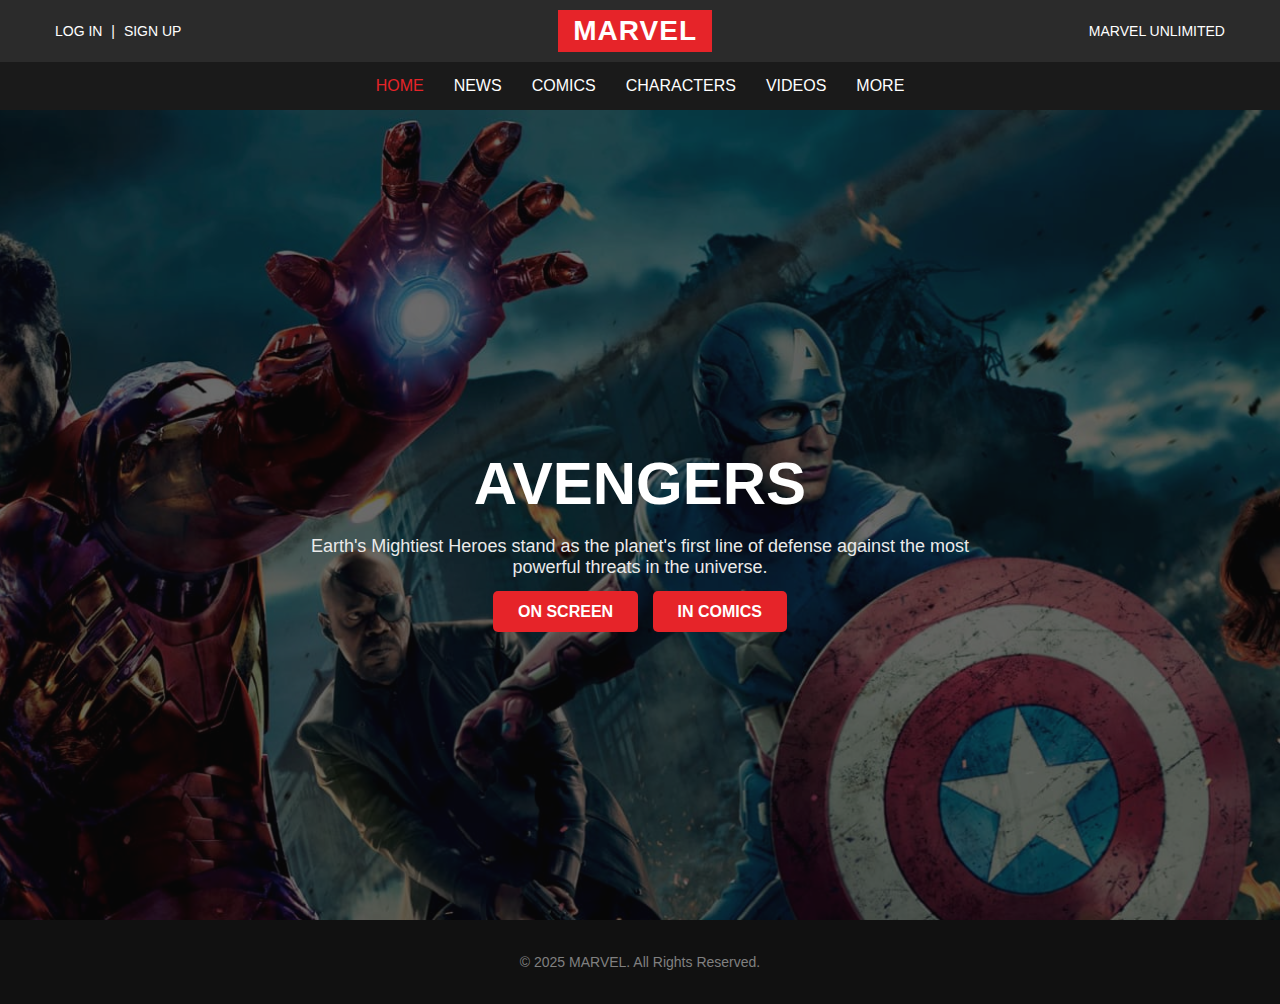
<file: index.html>
<!DOCTYPE html>
<html lang="id">
<head>
  <meta charset="UTF-8">
  <meta name="viewport" content="width=device-width, initial-scale=1.0">
  <title>Marvel Indonesia - Home</title>
  <link href="index.css" rel="stylesheet">
</head>
<body>

  <!-- Bagian header (logo, login, dan link Marvel Unlimited) -->
  <header>
    <div class="top-bar">
      <!-- Link login dan sign up diarahkan ke marvel.com/movies -->
      <div class="auth">
        <a href="login.html" target="_blank">LOG IN</a> | 
        <a href="https://www.marvel.com/movies" target="_blank">SIGN UP</a>
      </div>

      <!-- Logo utama Marvel -->
      <div class="marvel-logo">MARVEL</div>

      <!-- Link menuju Marvel Unlimited -->
      <div class="subscribe">
        <a href="https://www.marvel.com/unlimited" target="_blank">MARVEL UNLIMITED</a>
      </div>
    </div>

    <!-- Navigasi utama -->
    <nav class="main-nav" id="main-nav">
      <!-- Tombol menu untuk mode mobile -->
      <button class="menu-toggle" id="menu-toggle">
        <span class="bar"></span>
        <span class="bar"></span>
        <span class="bar"></span>
      </button>

      <!-- List menu navigasi -->
      <ul id="menu-list">
        <li><a href="index.html" class="active">HOME</a></li>
        <li><a href="news.html">NEWS</a></li>
        <li><a href="comics.html">COMICS</a></li>
        <li><a href="characters.html">CHARACTERS</a></li>
        <li><a href="videos.html">VIDEOS</a></li>
        <li><a href="more.html">MORE</a></li>
      </ul>

    </nav>
  </header>

  <!-- Bagian hero/banner utama -->
  <section id="hero">
    <!-- Overlay untuk efek gelap pada background -->
    <div class="overlay"></div>

    <!-- Konten teks di bagian hero -->
    <div class="content">
      <h1>AVENGERS</h1>
      <p>Earth's Mightiest Heroes stand as the planet's first line of defense against the most powerful threats in the universe.</p>

      <!-- Tombol aksi (menuju film dan komik) -->
      <div class="buttons">
        <a href="https://www.marvel.com/movies" class="btn red" target="_blank">ON SCREEN</a>
        <a href="comics.html" class="btn red">IN COMICS</a>
      </div>

    </div>
  </section>

  <!-- Footer bagian bawah -->
  <footer>
    <p>&copy; 2025 MARVEL. All Rights Reserved.</p>
  </footer>

  <!-- File JavaScript untuk fungsi menu -->
  <script src="index.js"></script>
</body>
</html>
</file>
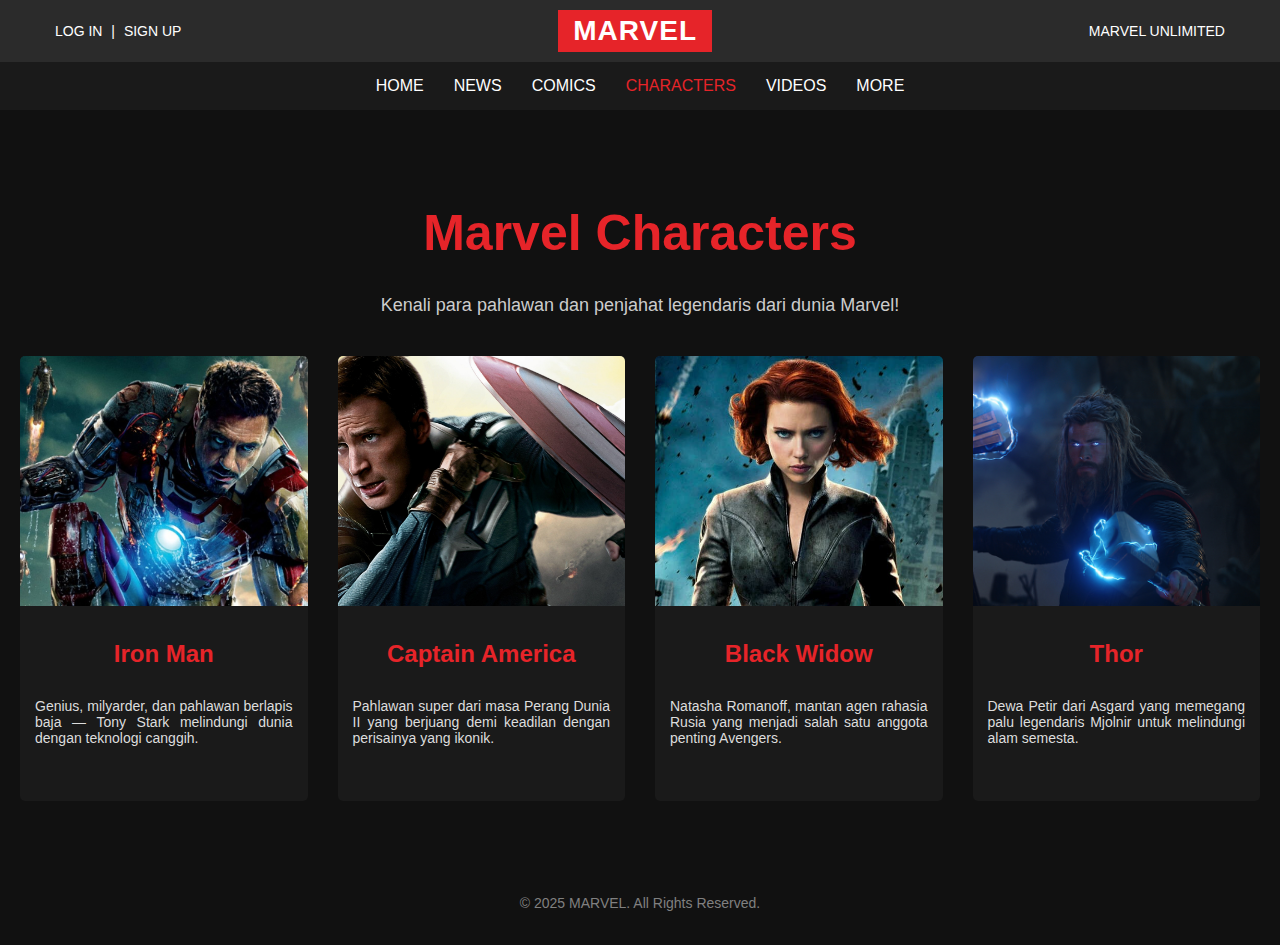
<file: characters.html>
<!DOCTYPE html>
<html lang="id">
<head>
  <meta charset="UTF-8">
  <meta name="viewport" content="width=device-width, initial-scale=1.0">
  <title>Marvel Indonesia - Characters</title>
  <link rel="stylesheet" href="index.css"> <!-- memanggil file CSS -->
</head>
<body>

  <!-- ================= HEADER ================= -->
  <header>
    <div class="top-bar"> <!-- bagian atas header -->
      <div class="auth"> <!-- link login & signup -->
        <a href="login.html" target="_blank">LOG IN</a> | 
        <a href="https://www.marvel.com/movies" target="_blank">SIGN UP</a>
      </div>
      <div class="marvel-logo">MARVEL</div> <!-- logo tulisan -->
      <div class="subscribe"> <!-- link marvel unlimited -->
        <a href="#">MARVEL UNLIMITED</a>
      </div>
    </div>

    <!-- NAVIGATION MENU -->
    <nav class="main-nav" id="main-nav">
      <ul id="menu-list"> <!-- daftar menu navbar -->
        <li><a href="index.html">HOME</a></li>
        <li><a href="news.html">NEWS</a></li>
        <li><a href="comics.html">COMICS</a></li>
        <li><a href="characters.html" class="active">CHARACTERS</a></li> <!-- menu aktif -->
        <li><a href="videos.html">VIDEOS</a></li>
        <li><a href="more.html">MORE</a></li>
      </ul>

      <button class="menu-toggle" id="menu-toggle"> <!-- tombol menu responsive -->
        <span class="bar"></span>
        <span class="bar"></span>
        <span class="bar"></span>
      </button>
    </nav>
  </header>

  <!-- ============== CHARACTERS SECTION ============== -->
  <main class="characters-section"> <!-- konten utama -->
    <h1>Marvel Characters</h1>
    <p>Kenali para pahlawan dan penjahat legendaris dari dunia Marvel!</p>

    <div class="characters-container"> <!-- container semua karakter -->
      <article class="character-item"> <!-- item karakter 1 -->
        <img src="ironman31.jpg" alt="Iron Man">
        <h2>Iron Man</h2>
        <p>Genius, milyarder, dan pahlawan berlapis baja — Tony Stark melindungi dunia dengan teknologi canggih.</p>
      </article>

      <article class="character-item"> <!-- item karakter 2 -->
        <img src="304454-2880x1800-desktop-hd-captain-america-wallpaper-image.jpg" alt="Captain America">
        <h2>Captain America</h2>
        <p>Pahlawan super dari masa Perang Dunia II yang berjuang demi keadilan dengan perisainya yang ikonik.</p>
      </article>

      <article class="character-item"> <!-- item karakter 3 -->
        <img src="black-widow-was-originally-sched.jpg" alt="Black Widow">
        <h2>Black Widow</h2>
        <p>Natasha Romanoff, mantan agen rahasia Rusia yang menjadi salah satu anggota penting Avengers.</p>
      </article>

      <article class="character-item"> <!-- item karakter 4 -->
        <img src="324695-3840x2160-desktop-4k-thor-wallpaper-image.jpg" alt="Thor">
        <h2>Thor</h2>
        <p>Dewa Petir dari Asgard yang memegang palu legendaris Mjolnir untuk melindungi alam semesta.</p>
      </article>
    </div>
  </main>

  <!-- ============== FOOTER ============== -->
  <footer>
    <p>&copy; 2025 MARVEL. All Rights Reserved.</p> <!-- hak cipta -->
  </footer>

  <script src="index.js"></script> <!-- file JS -->
</body>
</html>
</file>
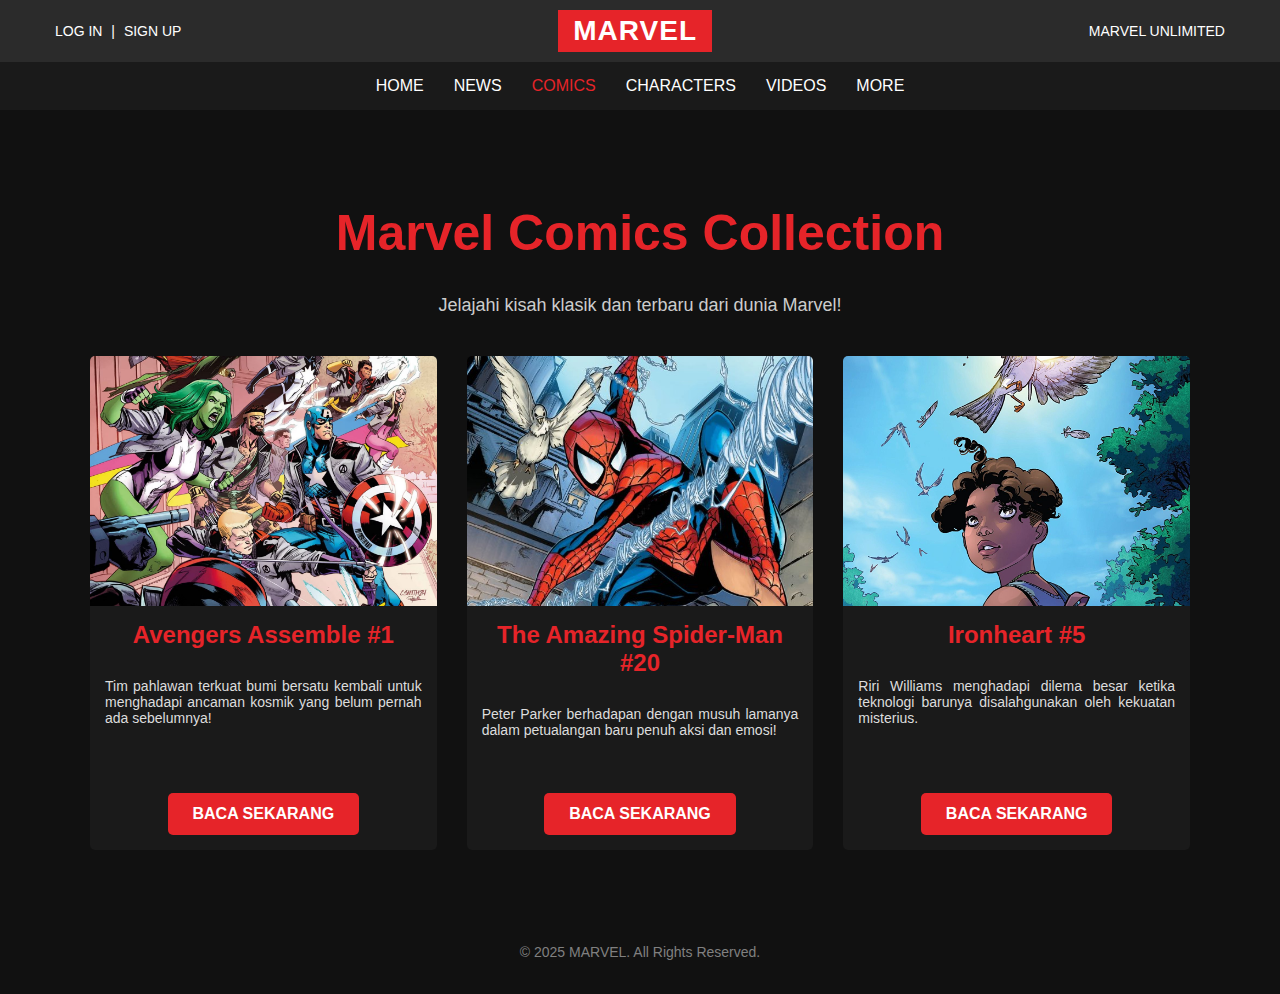
<file: comics.html>
<!DOCTYPE html>
<html lang="id">
<head>
  <meta charset="UTF-8">
  <meta name="viewport" content="width=device-width, initial-scale=1.0">
  <title>Marvel Indonesia - Comics</title>
  <link href="index.css" rel="stylesheet">
</head>
<body>

  <!-- HEADER -->
  <header>
    <div class="top-bar">
      <div class="auth">
        <a href="login.html" target="_blank">LOG IN</a> | 
        <a href="https://www.marvel.com/movies" target="_blank">SIGN UP</a>
      </div>
      <div class="marvel-logo">MARVEL</div>
      <div class="subscribe">
        <a href="#">MARVEL UNLIMITED</a>
      </div>
    </div>

    <!-- NAVIGATION -->
    <nav class="main-nav" id="main-nav">
      <button class="menu-toggle" id="menu-toggle">
        <span class="bar"></span>
        <span class="bar"></span>
        <span class="bar"></span>
      </button>

      <ul id="menu-list">
        <li><a href="index.html">HOME</a></li>
        <li><a href="news.html">NEWS</a></li>
        <li><a href="comics.html" class="active">COMICS</a></li>
        <li><a href="characters.html">CHARACTERS</a></li>
        <li><a href="videos.html">VIDEOS</a></li>
        <li><a href="more.html">MORE</a></li>
      </ul>
    </nav>
  </header>

  <!-- MAIN SECTION -->
  <main class="comics-section">
    <h1>Marvel Comics Collection</h1>
    <p>Jelajahi kisah klasik dan terbaru dari dunia Marvel!</p>

    <div class="comics-container">

      <article class="comic-item">
        <img src="75960621022000141.avif" alt="Avengers Assemble Comic">
        <h2>Avengers Assemble #1</h2>
        <p>Tim pahlawan terkuat bumi bersatu kembali untuk menghadapi ancaman kosmik yang belum pernah ada sebelumnya!</p>
        <a href="https://www.marvel.com/comics/issue/120195/avengers_assemble_2024_1" class="btn red" target="_blank">BACA SEKARANG</a>
      </article>

      <article class="comic-item">
        <img src="large-7833131.jpg" alt="Spider-Man Comic">
        <h2>The Amazing Spider-Man #20</h2>
        <p>Peter Parker berhadapan dengan musuh lamanya dalam petualangan baru penuh aksi dan emosi!</p>
        <a href="https://www.marvel.com/comics/issue/119362/the_amazing_spider-man_2025_20" class="btn red" target="_blank">BACA SEKARANG</a>
      </article>

      <article class="comic-item">
        <img src="ironheart-5-cover.jpg" alt="Ironheart Comic">
        <h2>Ironheart #5</h2>
        <p>Riri Williams menghadapi dilema besar ketika teknologi barunya disalahgunakan oleh kekuatan misterius.</p>
        <a href="https://www.marvel.com/comics/issue/71833/ironheart_2018_5" class="btn red" target="_blank">BACA SEKARANG</a>
      </article>

    </div>
  </main>

  <!-- FOOTER -->
  <footer>
    <p>&copy; 2025 MARVEL. All Rights Reserved.</p>
  </footer>

  <script src="index.js"></script>
</body>
</html>
</file>
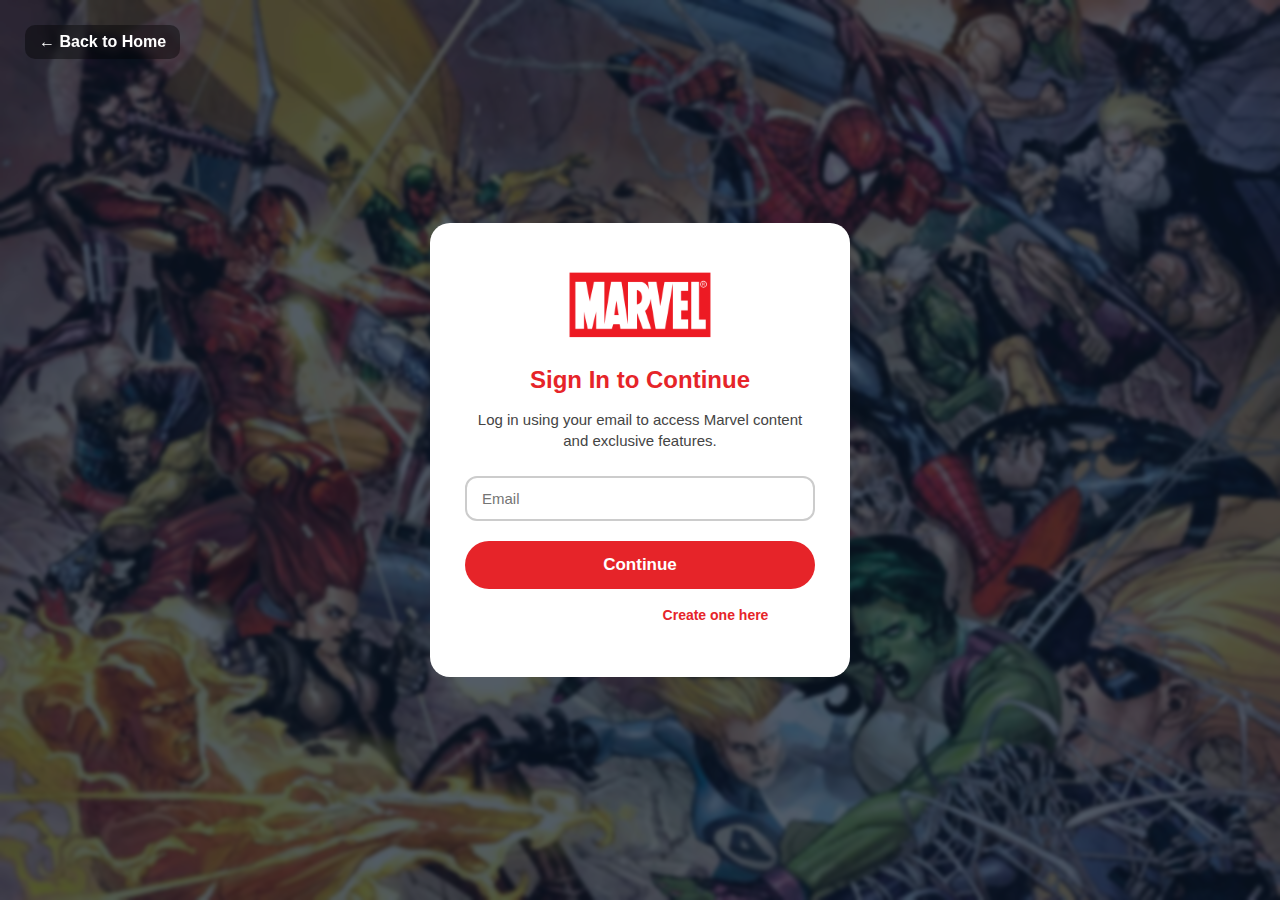
<file: login.html>
<!DOCTYPE html>
<html lang="id">
<head>
    <meta charset="UTF-8">
    <meta name="viewport" content="width=device-width, initial-scale=1.0">
    <title>Marvel Login</title>
    <link rel="stylesheet" href="index.css">
</head>

<body class="login-body">

    <!-- Tombol kembali ke Home -->
    <a href="index.html" class="back-home">← Back to Home</a>

    <!-- Overlay gelap di belakang card -->
    <div class="bg-overlay"></div>

    <!-- Card Login -->
    <div class="login-card">
        <img src="e60146b3187908f5a06c17620d9a027e.png" class="logo" alt="Marvel Logo">

        <h2>Sign In to Continue</h2>
        <p class="desc">Log in using your email to access Marvel content and exclusive features.</p>

        <!-- Form Login -->
        <form id="loginForm">
            <input type="email" id="email" placeholder="Email" required>
            <button type="submit" class="btn-login">Continue</button>
        </form>

        <!-- Footer kecil -->
        <p class="footer-text">
            Don’t have an account? <a href="#" id="signupLink">Create one here</a>
        </p>
    </div>

    <script src="index.js"></script>
</body>
</html>
</file>
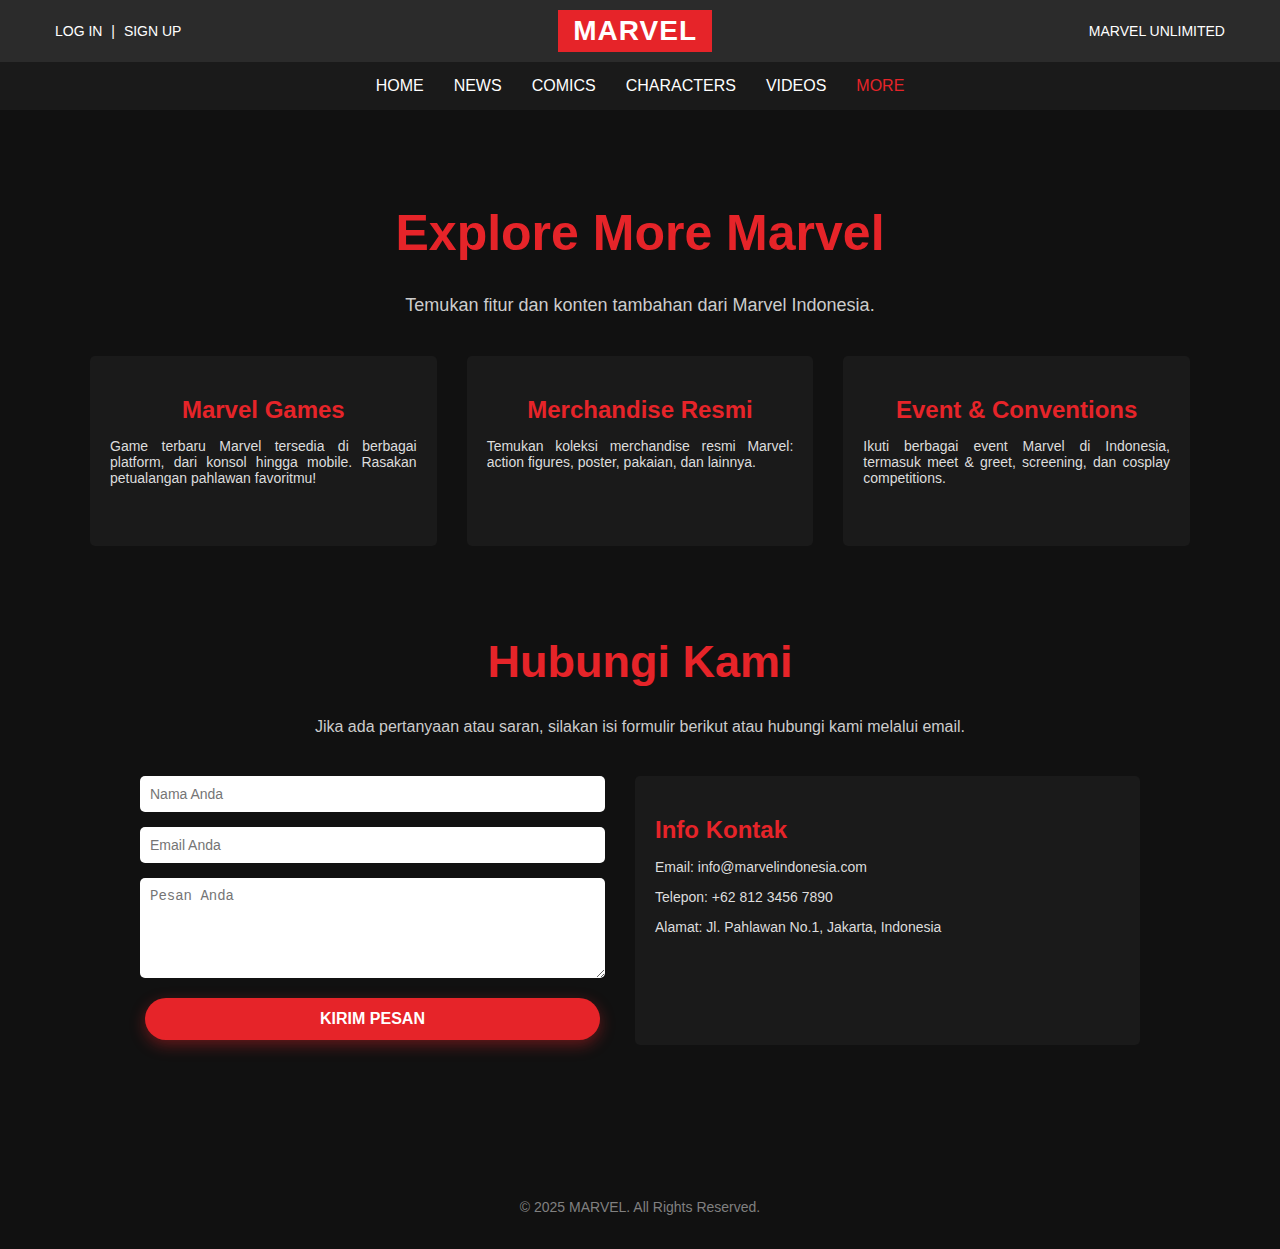
<file: more.html>
<!DOCTYPE html>
<html lang="id">
<head>
  <meta charset="UTF-8"> <!-- set karakter -->
  <meta name="viewport" content="width=device-width, initial-scale=1.0"> <!-- biar responsif -->
  <title>Marvel Indonesia - More</title>
  <link rel="stylesheet" href="index.css"> <!-- hubungkan CSS -->
</head>
<body>

  <!-- HEADER -->
  <header>
    <div class="top-bar"> <!-- bar atas -->
      <div class="auth"> <!-- login signup -->
        <a href="login.html" target="_blank">LOG IN</a> | 
        <a href="https://www.marvel.com/movies" target="_blank">SIGN UP</a>
      </div>

      <div class="marvel-logo">MARVEL</div> <!-- logo -->

      <div class="subscribe"> <!-- menu unlimited -->
        <a href="https://www.marvel.com/unlimited" target="_blank">MARVEL UNLIMITED</a>
      </div>
    </div>

    <!-- NAVIGATION -->
    <nav class="main-nav"> <!-- navbar -->
      <button class="menu-toggle" id="menu-toggle"> <!-- tombol hamburger -->
        <span class="bar"></span>
        <span class="bar"></span>
        <span class="bar"></span>
      </button>

      <ul id="menu-list"> <!-- menu navbar -->
        <li><a href="index.html">HOME</a></li>
        <li><a href="news.html">NEWS</a></li>
        <li><a href="comics.html">COMICS</a></li>
        <li><a href="characters.html">CHARACTERS</a></li>
        <li><a href="videos.html">VIDEOS</a></li>
        <li><a href="more.html" class="active">MORE</a></li>
      </ul>
    </nav>
  </header>

  <!-- MORE SECTION -->
  <main class="more-section"> <!-- section utama -->
    <h1>Explore More Marvel</h1>
    <p>Temukan fitur dan konten tambahan dari Marvel Indonesia.</p>

    <div class="more-container"> <!-- wadah item -->
      <article class="more-item"> <!-- item 1 -->
        <h2>Marvel Games</h2>
        <p>Game terbaru Marvel tersedia di berbagai platform, dari konsol hingga mobile. Rasakan petualangan pahlawan favoritmu!</p>
      </article>

      <article class="more-item"> <!-- item 2 -->
        <h2>Merchandise Resmi</h2>
        <p>Temukan koleksi merchandise resmi Marvel: action figures, poster, pakaian, dan lainnya.</p>
      </article>

      <article class="more-item"> <!-- item 3 -->
        <h2>Event & Conventions</h2>
        <p>Ikuti berbagai event Marvel di Indonesia, termasuk meet & greet, screening, dan cosplay competitions.</p>
      </article>
    </div>

    <!-- CONTACT SECTION -->
    <section class="contact-section"> <!-- form kontak -->
      <h1>Hubungi Kami</h1>
      <p>Jika ada pertanyaan atau saran, silakan isi formulir berikut atau hubungi kami melalui email.</p>

      <div class="contact-container"> <!-- pembungkus -->
        
        <form class="contact-form" action="mailto:info@marvelindonesia.com" method="post" enctype="text/plain"> <!-- form email -->
          <input type="text" name="name" placeholder="Nama Anda" required>
          <input type="email" name="email" placeholder="Email Anda" required>
          <textarea name="message" rows="5" placeholder="Pesan Anda" required></textarea>
          <button type="submit" class="btn red">KIRIM PESAN</button>
        </form>

        <div class="contact-info"> <!-- info kontak -->
          <h2>Info Kontak</h2>
          <p>Email: info@marvelindonesia.com</p>
          <p>Telepon: +62 812 3456 7890</p>
          <p>Alamat: Jl. Pahlawan No.1, Jakarta, Indonesia</p>
        </div>

      </div>
    </section>
  </main>

  <!-- FOOTER -->
  <footer> <!-- footer -->
    <p>&copy; 2025 MARVEL. All Rights Reserved.</p>
  </footer>

  <script src="index.js"></script> <!-- script JS -->
</body>
</html>
</file>
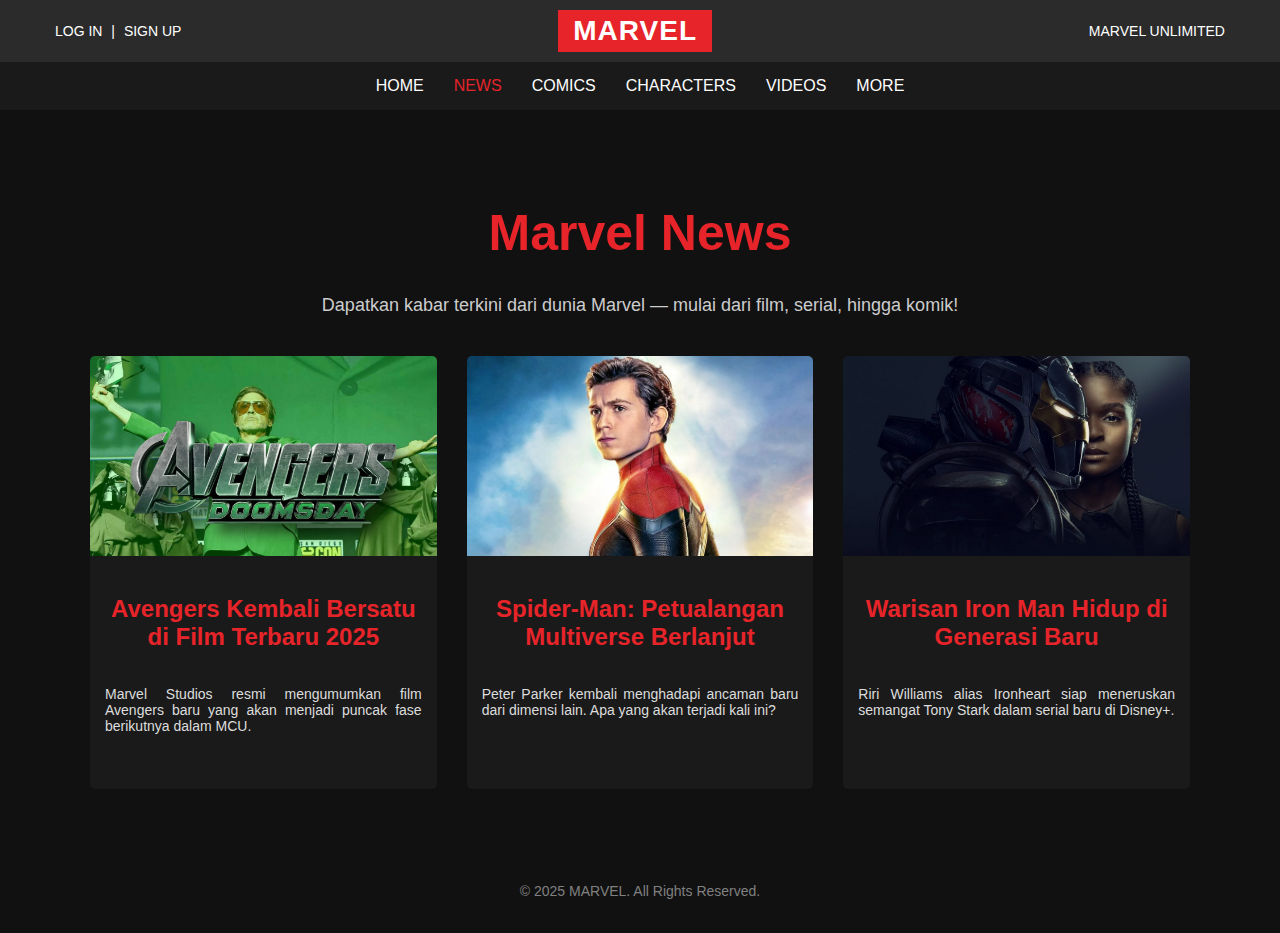
<file: news.html>
<!DOCTYPE html>
<html lang="id">
<head>
  <meta charset="UTF-8">
  <meta name="viewport" content="width=device-width, initial-scale=1.0">
  <title>Marvel Indonesia - News</title>
  <link rel="stylesheet" href="index.css">
</head>
<body>

  <!-- HEADER -->
  <header>
    <div class="top-bar">
      <div class="auth">
        <a href="login.html" target="_blank">LOG IN</a> | 
        <a href="https://www.marvel.com/movies" target="_blank">SIGN UP</a>
      </div>
      <div class="marvel-logo">MARVEL</div>
      <div class="subscribe">
        <a href="#">MARVEL UNLIMITED</a>
      </div>
    </div>

    <!-- NAVIGATION -->
<nav class="main-nav">
  <ul id="menu-list">
    <li><a href="index.html">HOME</a></li>
    <li><a href="news.html" class="active">NEWS</a></li>
    <li><a href="comics.html">COMICS</a></li>
    <li><a href="characters.html">CHARACTERS</a></li>
    <li><a href="videos.html">VIDEOS</a></li>
    <li><a href="more.html">MORE</a></li>
  </ul>

  <button class="menu-toggle" id="menu-toggle">
    <span class="bar"></span>
    <span class="bar"></span>
    <span class="bar"></span>
  </button>
</nav>


  </header>

  <!-- NEWS SECTION -->
  <main class="news-section">
    <h1>Marvel News</h1>
    <p>Dapatkan kabar terkini dari dunia Marvel — mulai dari film, serial, hingga komik!</p>

    <div class="news-container">
      <article class="news-item">
        <img src="avengers-doomsday-hipertextual.jpg" alt="Avengers Assemble">
        <h2>Avengers Kembali Bersatu di Film Terbaru 2025</h2>
        <p>Marvel Studios resmi mengumumkan film Avengers baru yang akan menjadi puncak fase berikutnya dalam MCU.</p>
      </article>

      <article class="news-item">
        <img src="tom-holland-spider-man-4.webp" alt="Spider-Man">
        <h2>Spider-Man: Petualangan Multiverse Berlanjut</h2>
        <p>Peter Parker kembali menghadapi ancaman baru dari dimensi lain. Apa yang akan terjadi kali ini?</p>
      </article>

      <article class="news-item">
        <img src="WhatsApp Image 2025-11-13 at 20.38.47.jpeg" alt="Iron Man Legacy">
        <h2>Warisan Iron Man Hidup di Generasi Baru</h2>
        <p>Riri Williams alias Ironheart siap meneruskan semangat Tony Stark dalam serial baru di Disney+.</p>
      </article>
    </div>
  </main>

  <!-- FOOTER -->
  <footer>
    <p>&copy; 2025 MARVEL. All Rights Reserved.</p>
  </footer>

  <script src="index.js"></script>
</body>
</html>
</file>
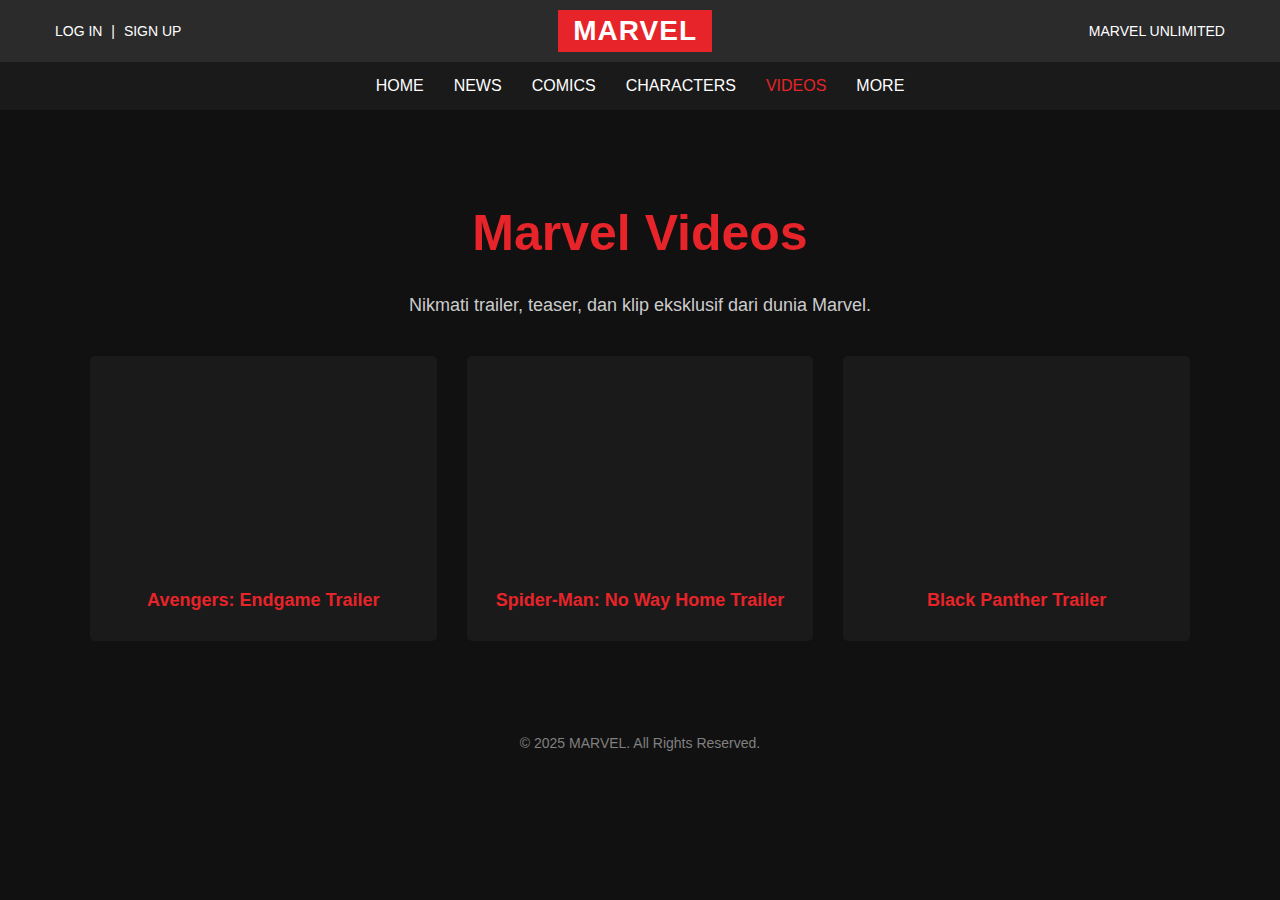
<file: videos.html>
<!DOCTYPE html>
<html lang="id">
<head>
  <meta charset="UTF-8"> <!-- Set karakter UTF-8 -->
  <meta name="viewport" content="width=device-width, initial-scale=1.0"> <!-- Agar responsif di HP -->
  <title>Marvel Indonesia - Videos</title>
  <link rel="stylesheet" href="index.css"> <!-- Menghubungkan CSS -->
</head>
<body>

  <!-- HEADER -->
  <header>
    <div class="top-bar"> <!-- Bar bagian atas -->
      <div class="auth"> <!-- Menu login -->
        <a href="login.html" target="_blank">LOG IN</a> | 
        <a href="https://www.marvel.com/movies" target="_blank">SIGN UP</a>
      </div>
      <div class="marvel-logo">MARVEL</div> <!-- Logo Marvel -->
      <div class="subscribe"> <!-- Tombol Marvel Unlimited -->
        <a href="https://www.marvel.com/unlimited" target="_blank">MARVEL UNLIMITED</a>
      </div>
    </div>

    <!-- NAVIGATION -->
    <nav class="main-nav" id="main-nav"> <!-- Navigasi utama -->
      <ul id="menu-list"> <!-- Menu daftar halaman -->
        <li><a href="index.html">HOME</a></li>
        <li><a href="news.html">NEWS</a></li>
        <li><a href="comics.html">COMICS</a></li>
        <li><a href="characters.html">CHARACTERS</a></li>
        <li><a href="videos.html" class="active">VIDEOS</a></li> <!-- Halaman aktif -->
        <li><a href="more.html">MORE</a></li>
      </ul>

      <button class="menu-toggle" id="menu-toggle"> <!-- Hamburger menu mobile -->
        <span class="bar"></span>
        <span class="bar"></span>
        <span class="bar"></span>
      </button>
    </nav>
  </header>

  <!-- VIDEOS SECTION -->
  <main class="videos-section"> <!-- Bagian konten video -->
    <h1>Marvel Videos</h1>
    <p>Nikmati trailer, teaser, dan klip eksklusif dari dunia Marvel.</p>

    <div class="videos-container"> <!-- Container untuk semua video -->
      <article class="video-item"> <!-- Item video -->
        <iframe width="100%" height="200" src="https://www.youtube.com/embed/TcMBFSGVi1c" title="Avengers Trailer" frameborder="0" allowfullscreen></iframe> <!-- Video Avengers -->
        <h2>Avengers: Endgame Trailer</h2>
      </article>

      <article class="video-item"> <!-- Video Spider-Man -->
  <iframe width="100%" height="200"
          src="https://www.youtube.com/embed/JfVOs4VSpmA"
          title="Spider-Man Trailer"
          frameborder="0" allowfullscreen></iframe>
  <h2>Spider-Man: No Way Home Trailer</h2>
</article>

<article class="video-item"> <!-- Video Black Panther -->
  <iframe width="100%" height="200"
          src="https://www.youtube.com/embed/xjDjIWPwcPU"
          title="Black Panther Trailer"
          frameborder="0" allowfullscreen></iframe>
  <h2>Black Panther Trailer</h2>
</article>

    </div>
  </main>

  <!-- FOOTER -->
  <footer>
    <p>&copy; 2025 MARVEL. All Rights Reserved.</p> <!-- Footer -->
  </footer>

  <script src="index.js"></script> <!-- File JavaScript -->
</body>
</html>
</file>
<file: index.css>
/* =========================
  GLOBAL
========================= */
/* Atur tampilan dasar halaman */
body {
  margin: 0; /* Hilangkan jarak default */
  font-family: 'Roboto Condensed', sans-serif; /* Font utama */
  background-color: #111; /* Warna dasar gelap */
  color: white; /* Warna teks */
}

/* =========================
  HEADER
========================= */
/* Bar atas */
.top-bar {
  background-color: #2b2b2b; /* Warna header */
  display: flex; /* Susunan horizontal */
  justify-content: space-between; /* Bagi kiri–kanan */
  align-items: center; /* Rata tengah vertikal */
  padding: 10px 50px; /* Spasi dalam */
  font-size: 14px; /* Ukuran teks */
}

/* Link login & subscribe */
.auth a,
.subscribe a {
  color: white; /* Warna link */
  text-decoration: none; /* Hilangkan garis bawah */
  margin: 0 5px; /* Jarak antar link */
}

/* Logo Marvel */
.marvel-logo {
  background-color: #e62429; /* Warna khas Marvel */
  font-weight: 900; /* Tebal */
  font-size: 28px; /* Ukuran besar */
  padding: 5px 15px; /* Spasi dalam */
  letter-spacing: 1px; /* Jarak antar huruf */
  color: white;
}

/* =========================
  NAVBAR
========================= */
/* Wrapper navbar */
.main-nav {
  background-color: #1a1a1a; /* Warna navbar */
  text-align: center; /* Menu rata tengah */
  position: relative; /* Untuk hamburger menu */
  z-index: 100; /* Di atas elemen lain */
}

/* List menu navbar */
.main-nav ul {
  list-style: none; /* Hilangkan bullet */
  margin: 0;
  padding: 0;
  display: inline-flex; /* Susunan horizontal fleksibel */
  gap: 30px; /* Jarak antar menu */
}

/* Link navbar */
.main-nav a {
  text-decoration: none;
  color: white; /* Warna default */
  padding: 15px 0; /* Spasi klik */
  display: inline-block; /* Agar padding bekerja */
  transition: 0.3s; /* Animasi hover */
}

/* Hover merah */
.main-nav a:hover,
.main-nav a.active {
  color: #e62429; /* Highlight menu */
}

/* =========================
  HAMBURGER
========================= */
/* Tombol hamburger */
.menu-toggle {
  display: none; /* Sembunyikan default */
  flex-direction: column; /* Garis bertumpuk */
  justify-content: center;
  gap: 5px;
  position: absolute; /* Posisi di pojok */
  top: 10px;
  right: 20px;
  background: none;
  border: none;
  cursor: pointer; /* Kursor tangan */
  z-index: 1001; /* Lebih atas dari navbar */
}

/* Garis hamburger */
.bar {
  width: 28px; /* Lebar garis */
  height: 3px; /* Tinggi garis */
  background-color: white;
  transition: 0.3s; /* Animasi perubahan */
}

/* =========================
  BUTTON UNIVERSAL
========================= */
.btn {
  text-decoration: none;
  padding: 12px 25px; /* Ukuran tombol */
  margin: 5px;
  font-weight: bold;
  border-radius: 5px; /* Sudut melengkung */
  transition: 0.3s;
}

/* Tombol merah */
.btn.red {
  background-color: #e62429; /* Warna khas Marvel */
  color: white;
}

/* Hover tombol merah */
.btn.red:hover {
  background-color: #b71c1c; /* Gelap saat hover */
}

/* =========================
  FOOTER
========================= */
footer {
  background-color: #111;
  color: gray; /* Warna teks footer */
  text-align: center;
  padding: 20px;
  font-size: 14px;
}

/* =========================
  RESPONSIVE MENU
========================= */
@media (max-width: 850px) {
  .main-nav ul {
    display: none; /* Menu disembunyikan */
    flex-direction: column; /* Tumpuk ke bawah */
    background-color: #1a1a1a;
    position: absolute; /* Muncul dari kanan */
    top: 50px;
    right: 0;
    width: 220px;
    text-align: right;
    padding: 20px;
    border-left: 2px solid #e62429; /* Garis merah samping */
    opacity: 0; /* Hilang dulu */
    transform: translateY(-10px); /* Animasi turun */
    transition: all 0.3s ease;
    z-index: 999;
  }

  /* Tampilkan menu */
  .main-nav ul.show {
    display: flex; /* Tampilkan */
    opacity: 1; /* Muncul */
    transform: translateY(0);
  }

  /* Tampilkan hamburger */
  .menu-toggle {
    display: flex;
  }

  /* Animasi hamburger jadi X */
  .menu-toggle.active .bar:nth-child(1) {
    transform: rotate(45deg) translate(5px, 5px);
  }

  .menu-toggle.active .bar:nth-child(2) {
    opacity: 0; /* Hilangkan garis tengah */
  }

  .menu-toggle.active .bar:nth-child(3) {
    transform: rotate(-45deg) translate(6px, -6px);
  }
}

@media (max-width: 600px) {
  .login-card {
    width: 90%; /* Lebar card menyesuaikan layar */
    padding: 25px 20px; /* Padding lebih kecil */
    border-radius: 15px;
  }

  .logo {
    width: 120px; /* Logo lebih kecil */
    margin-bottom: 15px;
  }

  .login-card h2 {
    font-size: 20px; /* Judul lebih kecil */
  }

  .desc {
    font-size: 14px;
    margin-bottom: 20px;
  }

  .login-card input {
    font-size: 14px;
    padding: 10px 12px; /* Input tidak terlalu besar */
  }

  .btn-login {
    font-size: 15px;
    padding: 12px;
  }

  .back-home {
    top: 15px;
    left: 15px;
    padding: 6px 12px;
    font-size: 13px;
  }

  /* Jika ada tombol Sign Up dan Sign In berdampingan */
  .auth {
    display: flex;
    flex-direction: column; /* Tumpuk vertikal */
    gap: 10px;
    width: 100%;
  }

  .auth a {
    width: 100%;
    text-align: center;
  }
}




/* =========================
  HERO
========================= */
#hero {
  position: relative; /* Untuk overlay */
  height: 90vh; /* Tinggi hampir full */
  background: url('theavengers_lob_mas_mob_02_1.jpg') no-repeat center center / cover; /* Gambar background */
  display: flex;
  align-items: center; /* Tengah vertical */
  justify-content: center; /* Tengah horizontal */
  text-align: center;
  color: white;
  overflow: hidden;
}

/* Layer gelap */
.overlay {
  position: absolute; /* Tutupi seluruh hero */
  top: 0;
  left: 0;
  width: 100%;
  height: 100%;
  background: rgba(10, 10, 10, 0.6); /* Efek gelap */
}

/* Isi hero */
#hero .content {
  position: relative; /* Di atas overlay */
  z-index: 1; /* Supaya terlihat */
  max-width: 700px;
}

/* Judul hero */
#hero h1 {
  font-size: 60px; /* Ukuran besar */
  font-weight: 900;
  margin-bottom: 10px;
}

/* Paragraf hero */
#hero p {
  font-size: 18px;
  margin-bottom: 25px;
  color: #eaeaea; /* Abu-abu terang */
}

/* =========================
  CHARACTERS
========================= */
.characters-section {
  text-align: center;
  padding: 60px 20px;
}

.characters-section h1 {
  font-size: 50px;
  font-weight: bold;
  color: #e62429; /* Warna judul */
}

.characters-section p {
  font-size: 18px;
  color: #ccc; /* Abu-abu halus */
  margin-bottom: 40px;
}

/* Grid karakter */
.characters-container {
  display: grid; /* Layout grid */
  grid-template-columns: repeat(auto-fit, minmax(250px, 1fr)); /* Responsif */
  gap: 30px; /* Jarak card */
  max-width: 2100px;
  margin: 0 auto;
}

/* Box karakter */
.character-item {
  background-color: #1a1a1a;
  border-radius: 5px;
  overflow: hidden;
  transition: transform 0.3s; /* Animasi hover */
}

/* Hover karakter */
.character-item:hover {
  transform: scale(1.05); /* Membesar sedikit */
}

/* Gambar karakter */
.character-item img {
  width: 100%;
  height: 250px;
  object-fit: cover; /* Foto ter-crop rapi */
}

/* Nama karakter */
.character-item h2 {
  color: #e62429;
  padding: 10px;
}

/* Deskripsi karakter */
.character-item p {
  padding: 0 15px 15px;
  color: #ddd;
  font-size: 14px;
  text-align: justify;
}

/* =========================
  COMICS
========================= */
.comics-section {
  text-align: center;
  padding: 60px 20px;
}

/* Judul komik */
.comics-section h1 {
  font-size: 50px;
  font-weight: 900;
  color: #e62429;
}

/* Paragraf */
.comics-section p {
  font-size: 18px;
  color: #ccc;
  margin-bottom: 40px;
}

/* Grid komik */
.comics-container {
  display: grid;
  grid-template-columns: repeat(auto-fit, minmax(300px, 1fr));
  gap: 30px;
  max-width: 1100px;
  margin: 0 auto;
}

/* Item komik */
.comic-item {
  background-color: #1a1a1a;
  border-radius: 5px;
  overflow: hidden;
  display: flex;
  flex-direction: column; /* Judul - isi - tombol */
  justify-content: space-between;
  transition: transform 0.3s;
}

/* Hover */
.comic-item:hover {
  transform: scale(1.03);
}

/* Gambar komik */
.comic-item img {
  width: 100%;
  height: 250px;
  object-fit: cover;
}

/* Nama komik */
.comic-item h2 {
  color: #e62429;
  padding: 15px;
  margin: 0;
}

/* Deskripsi */
.comic-item p {
  padding: 0 15px 15px;
  color: #ddd;
  font-size: 14px;
  text-align: justify;
  flex-grow: 1; /* Isi memanjang */
}

/* Tombol */
.comic-item .btn {
  margin: 0 0 15px 0;
  align-self: center; /* Tengah */
}

/* =========================
  MORE
========================= */
.more-section {
  text-align: center;
  padding: 60px 20px;
}

.more-section h1 {
  font-size: 50px;
  font-weight: 900;
  color: #e62429;
}

.more-section p {
  font-size: 18px;
  color: #ccc;
  margin-bottom: 40px;
}

/* Grid more */
.more-container {
  display: grid;
  grid-template-columns: repeat(auto-fit, minmax(300px, 1fr));
  gap: 30px;
  max-width: 1100px;
  margin: 0 auto;
}

/* Item more */
.more-item {
  background-color: #1a1a1a;
  border-radius: 5px;
  padding: 20px;
  transition: transform 0.3s;
}

.more-item:hover {
  transform: scale(1.03);
}

/* Judul item */
.more-item h2 {
  color: #e62429;
  margin-bottom: 10px;
}

.more-item p {
  color: #ddd;
  font-size: 14px;
  text-align: justify;
}

/* =========================
  CONTACT
========================= */
.contact-section {
  text-align: center;
  padding: 60px 20px;
}

.contact-section h1 {
  font-size: 45px;
  font-weight: 900;
  color: #e62429;
}

.contact-section p {
  font-size: 16px;
  color: #ccc;
  margin-bottom: 40px;
}

/* Wrapper form */
.contact-container {
  display: flex;
  gap: 30px;
  max-width: 1000px;
  margin: 0 auto;
  flex-wrap: wrap; /* Agar responsif */
  justify-content: center;
}

/* Form */
.contact-form {
  display: flex;
  flex-direction: column;
  gap: 15px;
  flex: 1;
  min-width: 300px;
}

/* Input dan textarea */
.contact-form input,
.contact-form textarea {
  padding: 10px; /* Spasi dalam */
  border: none;
  border-radius: 5px;
  font-size: 14px;
}

.contact-form input:focus,
.contact-form textarea:focus {
  outline: 2px solid #e62429; /* Border fokus */
}

/* Tombol kirim */
.contact-form button {
  background-color: #e62429;
  color: white;
  font-weight: bold;
  padding: 12px 25px;
  border: none;
  border-radius: 50px; /* Tombol oval */
  cursor: pointer;
  transition: all 0.3s ease;
  box-shadow: 0 5px 15px rgba(230, 36, 41, 0.4);
  font-size: 16px;
}

/* Hover tombol kontak */
.contact-form button:hover {
  background-color: #b71c1c;
  transform: translateY(-3px);
  box-shadow: 0 8px 20px rgba(230, 36, 41, 0.6);
}

/* Info kontak */
.contact-info {
  flex: 1;
  min-width: 300px;
  background-color: #1a1a1a;
  padding: 20px;
  border-radius: 5px;
  text-align: left; /* Rata kiri */
}

.contact-info h2 {
  color: #e62429;
  margin-bottom: 15px;
}

.contact-info p {
  color: #ddd;
  margin-bottom: 10px;
  font-size: 14px;
}

.contact-info a {
  color: #e62429;
  text-decoration: none;
}

/* =========================
  NEWS
========================= */
.news-section {
  text-align: center;
  padding: 60px 20px;
}

.news-section h1 {
  font-size: 50px;
  font-weight: 900;
  color: #e62429;
}

.news-section p {
  font-size: 18px;
  color: #ccc;
  margin-bottom: 40px;
}

/* Grid news */
.news-container {
  display: grid;
  grid-template-columns: repeat(auto-fit, minmax(300px, 1fr));
  gap: 30px;
  max-width: 1100px;
  margin: 0 auto;
}

/* Item news */
.news-item {
  background-color: #1a1a1a;
  border-radius: 5px;
  overflow: hidden;
  transition: transform 0.3s;
}

.news-item:hover {
  transform: scale(1.03);
}

.news-item img {
  width: 100%;
  height: 200px;
  object-fit: cover;
}

.news-item h2 {
  color: #e62429;
  padding: 15px;
}

.news-item p {
  padding: 0 15px 15px;
  color: #ddd;
  font-size: 14px;
  text-align: justify;
}

/* =========================
  VIDEOS
========================= */
.videos-section {
  text-align: center;
  padding: 60px 20px;
}

.videos-section h1 {
  font-size: 50px;
  font-weight: 900;
  color: #e62429;
}

.videos-section p {
  font-size: 18px;
  color: #ccc;
  margin-bottom: 40px;
}

/* Grid video */
.videos-container {
  display: grid;
  grid-template-columns: repeat(auto-fit, minmax(300px, 1fr));
  gap: 30px;
  max-width: 1100px;
  margin: 0 auto;
}

/* Item video */
.video-item {
  background-color: #1a1a1a;
  border-radius: 5px;
  overflow: hidden;
  transition: transform 0.3s;
}

.video-item:hover {
  transform: scale(1.03);
}

.video-item iframe {
  width: 100%;
  height: 200px;
  border: none;
}

.video-item h2 {
  color: #e62429;
  padding: 15px;
  font-size: 18px;
}

/* =========================================================================
  LOGIN PAGE
   ========================================================================= */

/* --- LOGIN: Background halaman --- */
.login-body {
    margin: 0;
    font-family: Arial, sans-serif;
    background: url('Marvel-Comics-15-Things-You-Probably-Didnt-Know.jpeg') center/cover no-repeat;
    height: 100vh;
    display: flex;
    align-items: center;
    justify-content: center;
    position: relative;
}

/* --- LOGIN: Overlay gelap di belakang card --- */
.bg-overlay {
    position: absolute;
    width: 100%;
    height: 100%;
    background: rgba(10, 23, 40, 0.7);
    backdrop-filter: blur(2px);
    pointer-events: none; /* Tidak menghalangi interaksi */
}

/* --- LOGIN: Card utama login --- */
.login-card {
    width: 420px;
    background: #ffffff;
    padding: 40px 35px;
    border-radius: 20px;
    position: relative;
    text-align: center;
    box-sizing: border-box;
    animation: fadeIn 0.5s ease;
}

/* --- LOGIN: Logo Marvel di atas card --- */
.logo {
    width: 150px;
    display: block;
    margin: 0 auto 20px;
}

/* --- LOGIN: Judul utama LOGIN --- */
.login-card h2 {
    margin: 10px 0 8px;
    font-size: 24px;
    font-weight: bold;
    color: #e62429;
}

/* --- LOGIN: Deskripsi kecil di bawah judul --- */
.desc {
    color: #444;
    font-size: 15px;
    margin-bottom: 25px;
    line-height: 1.4;
}

/* --- LOGIN: Input email --- */
.login-card input {
    width: 100%;
    padding: 12px 15px;
    border: 2px solid #ccc;
    border-radius: 12px;
    font-size: 15px;
    margin-bottom: 20px;
    box-sizing: border-box;
}

/* --- LOGIN: Tombol Continue --- */
.btn-login {
    width: 100%;
    padding: 14px;
    background: #e62429;
    border: none;
    color: white;
    font-size: 17px;
    font-weight: bold;
    border-radius: 30px;
    cursor: pointer;
    transition: 0.3s;
}

.btn-login:hover {
    background: #cc1a1e;
}

/* --- LOGIN: Tombol Back to Home di pojok kiri atas --- */
.back-home {
    position: absolute;
    top: 25px;
    left: 25px;
    font-size: 16px;
    font-weight: bold;
    color: white;
    text-decoration: none;
    background: rgba(0,0,0,0.4);
    padding: 8px 14px;
    border-radius: 10px;
    backdrop-filter: blur(3px);
    transition: 0.3s;
    z-index: 9999;
}

.back-home:hover {
    background: rgba(0,0,0,0.7);
}

/* --- LOGIN: Footer kecil di bawah card --- */
.footer-text {
    font-size: 14px;
    margin-top: 18px;
}

.footer-text a {
    color: #e62429;
    font-weight: 600;
    text-decoration: none;
}

/* --- LOGIN: Animasi fade-in --- */
@keyframes fadeIn {
    from { opacity: 0; transform: translateY(20px); }
    to { opacity: 1; transform: translateY(0); }
}
</file>
